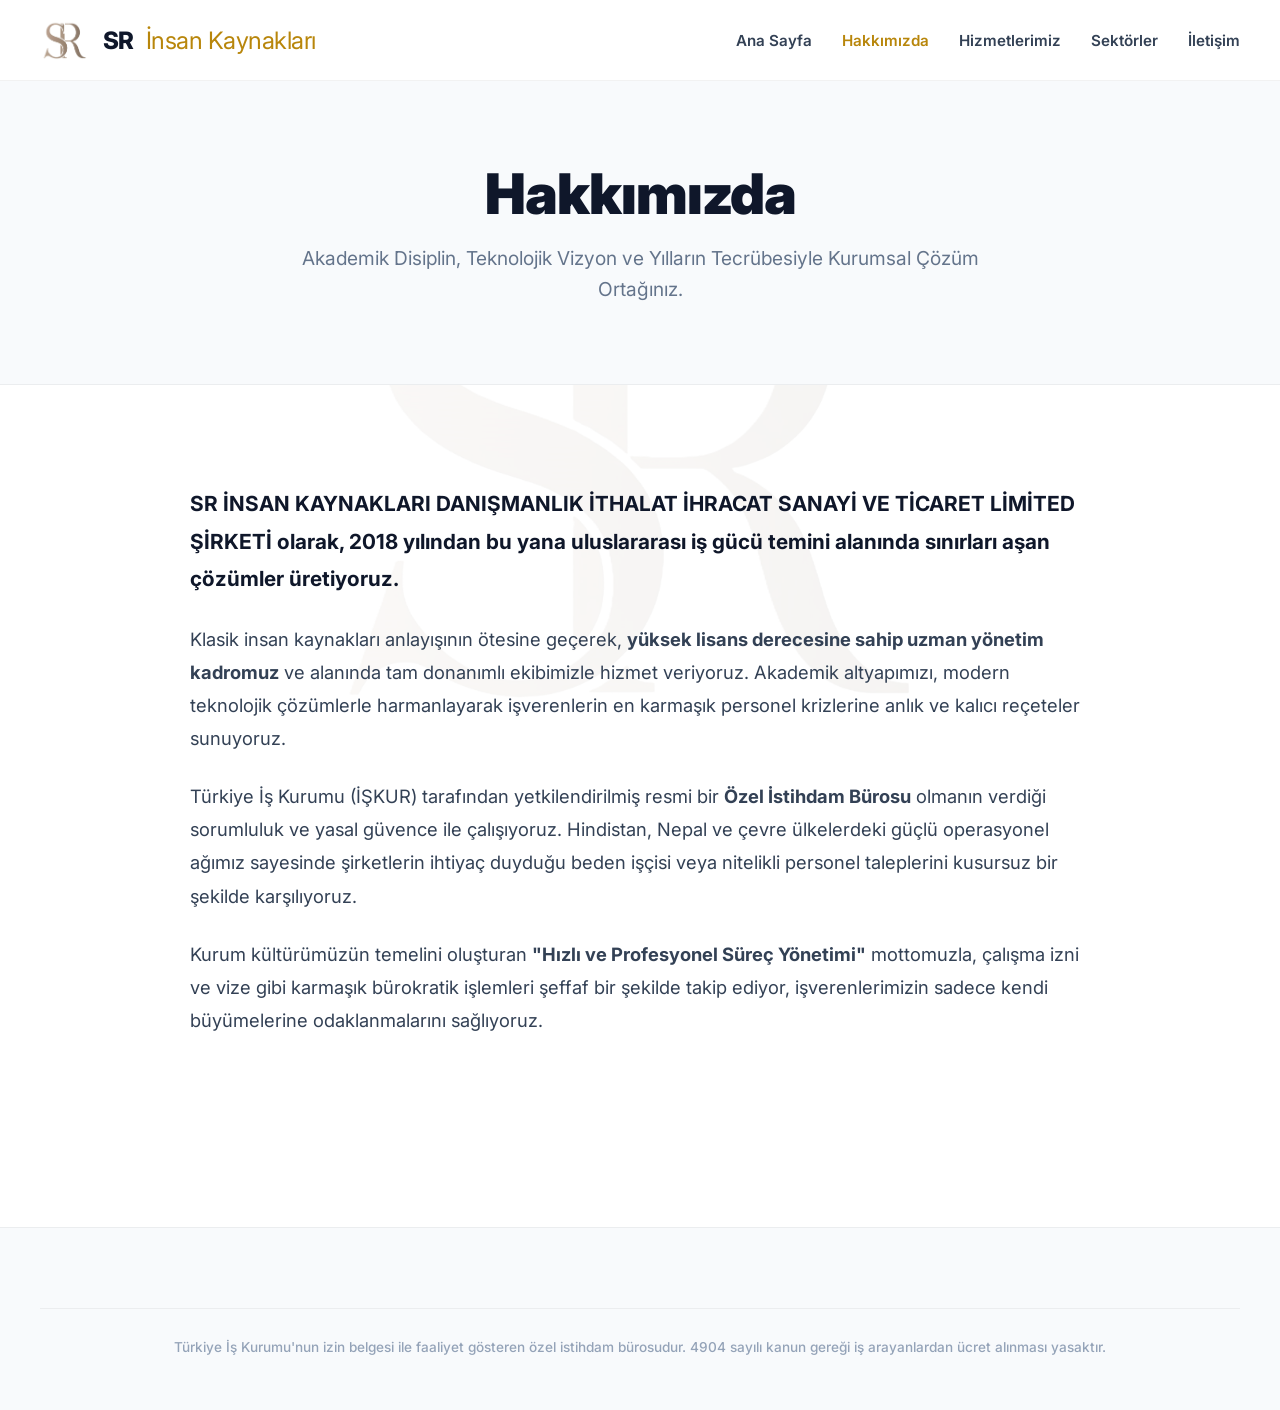
<file: hakkimizda.html>
<!DOCTYPE html>
<html lang="tr">
<head>
    <meta charset="UTF-8">
    <meta name="viewport" content="width=device-width, initial-scale=1.0">
    <title>Hakkımızda | SR İnsan Kaynakları</title>
    <link href="https://fonts.googleapis.com/css2?family=Inter:wght@300;400;500;600;700;800;900&display=swap" rel="stylesheet">
    <link rel="stylesheet" href="https://cdnjs.cloudflare.com/ajax/libs/font-awesome/6.4.0/css/all.min.css">
    <link rel="stylesheet" href="style.css">
    
    <style>
        /* ARKA PLAN TRANSPARAN LOGO (WATERMARK) */
        body::after {
            content: "";
            position: fixed;
            top: 50%;
            left: 50%;
            transform: translate(-50%, -50%);
            width: 60vw;
            height: 60vh;
            background: url('img/bcklogo.png') no-repeat center center;
            background-size: contain;
            opacity: 0.08;
            z-index: -10;
            pointer-events: none;
        }
    </style>
</head>
<body>

    <nav class="navbar">
        <div class="logo">
            <a href="index.html" style="display: flex; align-items: center; gap: 12px;">
                <img src="img/logo.png" alt="SR İnsan Kaynakları Logo" style="height: 40px; object-fit: contain;">
                SR <span>İnsan Kaynakları</span>
            </a>
        </div>
        <ul class="nav-links">
            <li><a href="index.html">Ana Sayfa</a></li>
            <li><a href="hakkimizda.html" class="active">Hakkımızda</a></li>
            <li><a href="hizmetler.html">Hizmetlerimiz</a></li>
            <li><a href="referanslar.html">Sektörler</a></li>
            <li><a href="iletisim.html">İletişim</a></li>
        </ul>
    </nav>

    <header class="page-header">
        <h1>Hakkımızda</h1>
        <p>Akademik Disiplin, Teknolojik Vizyon ve Yılların Tecrübesiyle Kurumsal Çözüm Ortağınız.</p>
    </header>

    <section class="heavy-section container reveal">
        <div style="max-width: 900px; margin: 0 auto; line-height: 1.8; color: var(--text-dark); font-size: 1.15rem;">
            <p style="margin-bottom: 25px; font-size: 1.3rem; color: var(--primary); font-weight: 700;">
                SR İNSAN KAYNAKLARI DANIŞMANLIK İTHALAT İHRACAT SANAYİ VE TİCARET LİMİTED ŞİRKETİ olarak, 2018 yılından bu yana uluslararası iş gücü temini alanında sınırları aşan çözümler üretiyoruz.
            </p>
            
            <p style="margin-bottom: 25px;">
                Klasik insan kaynakları anlayışının ötesine geçerek, <strong>yüksek lisans derecesine sahip uzman yönetim kadromuz</strong> ve alanında tam donanımlı ekibimizle hizmet veriyoruz. Akademik altyapımızı, modern teknolojik çözümlerle harmanlayarak işverenlerin en karmaşık personel krizlerine anlık ve kalıcı reçeteler sunuyoruz.
            </p>

            <p style="margin-bottom: 25px;">
                Türkiye İş Kurumu (İŞKUR) tarafından yetkilendirilmiş resmi bir <strong>Özel İstihdam Bürosu</strong> olmanın verdiği sorumluluk ve yasal güvence ile çalışıyoruz. Hindistan, Nepal ve çevre ülkelerdeki güçlü operasyonel ağımız sayesinde şirketlerin ihtiyaç duyduğu beden işçisi veya nitelikli personel taleplerini kusursuz bir şekilde karşılıyoruz.
            </p>

            <p style="margin-bottom: 40px;">
                Kurum kültürümüzün temelini oluşturan <strong>"Hızlı ve Profesyonel Süreç Yönetimi"</strong> mottomuzla, çalışma izni ve vize gibi karmaşık bürokratik işlemleri şeffaf bir şekilde takip ediyor, işverenlerimizin sadece kendi büyümelerine odaklanmalarını sağlıyoruz.
            </p>
        </div>
    </section>

    <footer>
        <div class="footer-legal">
            <p>Türkiye İş Kurumu'nun izin belgesi ile faaliyet gösteren özel istihdam bürosudur. 4904 sayılı kanun gereği iş arayanlardan ücret alınması yasaktır.</p>
        </div>
    </footer>
    <script src="script.js"></script>
</body>
</html>
</file>
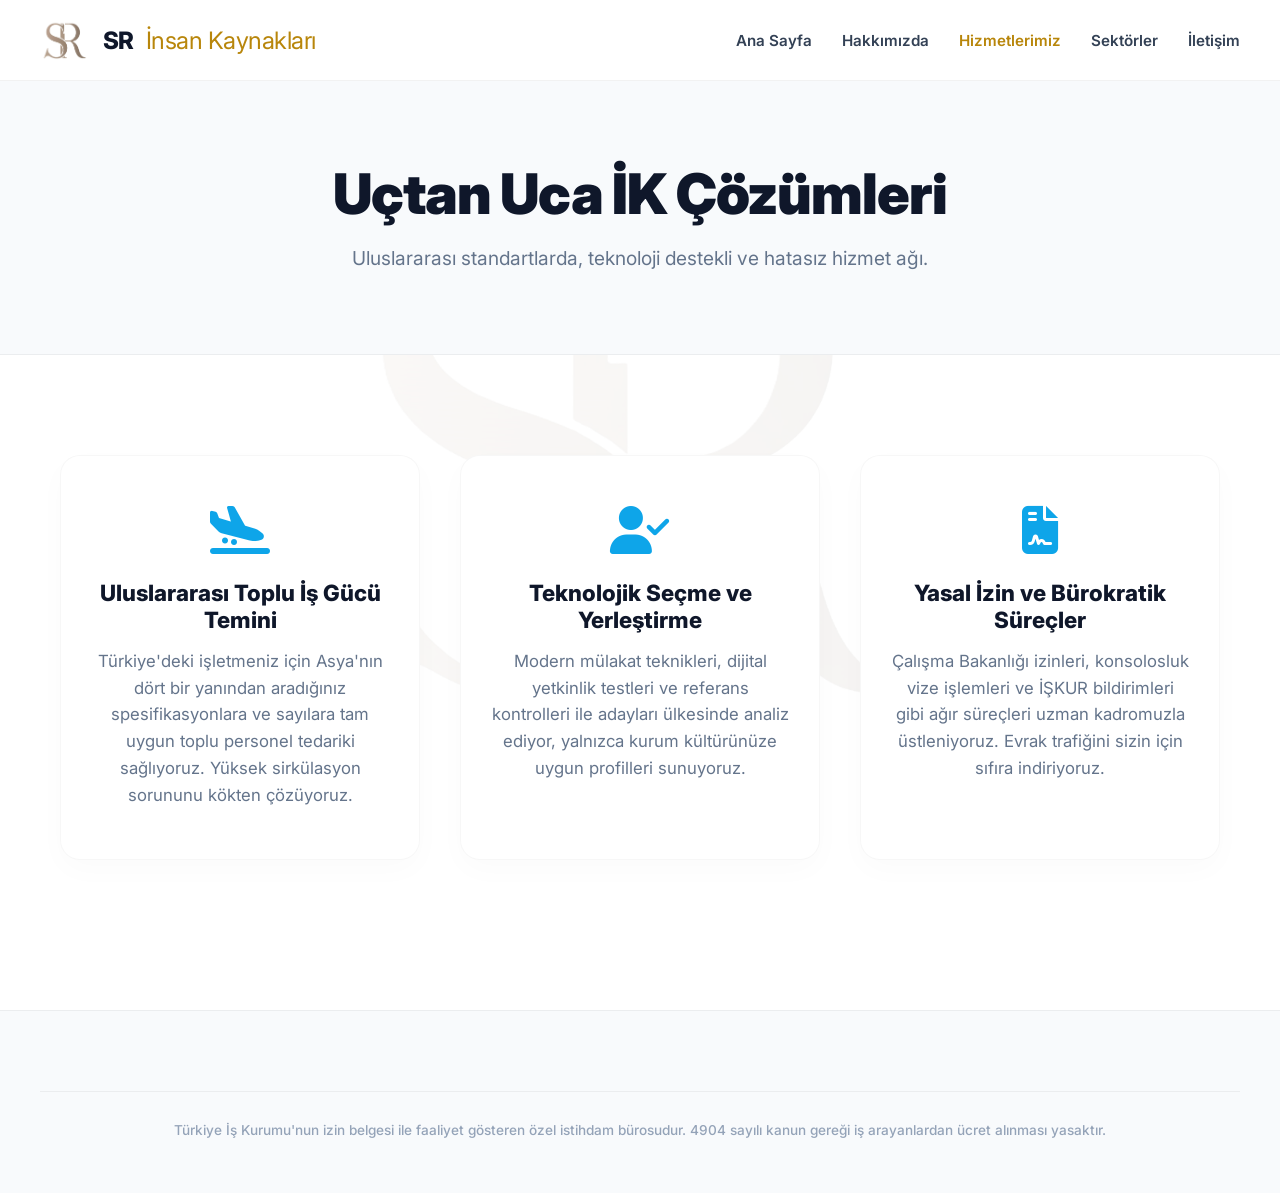
<file: hizmetler.html>
<!DOCTYPE html>
<html lang="tr">
<head>
    <meta charset="UTF-8">
    <meta name="viewport" content="width=device-width, initial-scale=1.0">
    <title>Hizmetlerimiz | SR İnsan Kaynakları</title>
    <link href="https://fonts.googleapis.com/css2?family=Inter:wght@300;400;500;600;700;800;900&display=swap" rel="stylesheet">
    <link rel="stylesheet" href="https://cdnjs.cloudflare.com/ajax/libs/font-awesome/6.4.0/css/all.min.css">
    <link rel="stylesheet" href="style.css">
    
    <style>
        /* ARKA PLAN TRANSPARAN LOGO (WATERMARK) */
        body::after {
            content: "";
            position: fixed;
            top: 50%;
            left: 50%;
            transform: translate(-50%, -50%);
            width: 60vw;
            height: 60vh;
            background: url('img/bcklogo.png') no-repeat center center;
            background-size: contain;
            opacity: 0.08;
            z-index: -10;
            pointer-events: none;
        }
    </style>
</head>
<body>

    <nav class="navbar">
        <div class="logo">
            <a href="index.html" style="display: flex; align-items: center; gap: 12px;">
                <img src="img/logo.png" alt="SR İnsan Kaynakları Logo" style="height: 40px; object-fit: contain;">
                SR <span>İnsan Kaynakları</span>
            </a>
        </div>
        <ul class="nav-links">
            <li><a href="index.html">Ana Sayfa</a></li>
            <li><a href="hakkimizda.html">Hakkımızda</a></li>
            <li><a href="hizmetler.html" class="active">Hizmetlerimiz</a></li>
            <li><a href="referanslar.html">Sektörler</a></li>
            <li><a href="iletisim.html">İletişim</a></li>
        </ul>
    </nav>

    <header class="page-header">
        <h1>Uçtan Uca İK Çözümleri</h1>
        <p>Uluslararası standartlarda, teknoloji destekli ve hatasız hizmet ağı.</p>
    </header>

    <section class="heavy-section container reveal">
        <div class="grid-3">
            <div class="card">
                <i class="fa-solid fa-plane-arrival"></i>
                <h3>Uluslararası Toplu İş Gücü Temini</h3>
                <p>Türkiye'deki işletmeniz için Asya'nın dört bir yanından aradığınız spesifikasyonlara ve sayılara tam uygun toplu personel tedariki sağlıyoruz. Yüksek sirkülasyon sorununu kökten çözüyoruz.</p>
            </div>
            <div class="card">
                <i class="fa-solid fa-user-check"></i>
                <h3>Teknolojik Seçme ve Yerleştirme</h3>
                <p>Modern mülakat teknikleri, dijital yetkinlik testleri ve referans kontrolleri ile adayları ülkesinde analiz ediyor, yalnızca kurum kültürünüze uygun profilleri sunuyoruz.</p>
            </div>
            <div class="card">
                <i class="fa-solid fa-file-contract"></i>
                <h3>Yasal İzin ve Bürokratik Süreçler</h3>
                <p>Çalışma Bakanlığı izinleri, konsolosluk vize işlemleri ve İŞKUR bildirimleri gibi ağır süreçleri uzman kadromuzla üstleniyoruz. Evrak trafiğini sizin için sıfıra indiriyoruz.</p>
            </div>
        </div>
    </section>

    <footer>
        <div class="footer-legal">
            <p>Türkiye İş Kurumu'nun izin belgesi ile faaliyet gösteren özel istihdam bürosudur. 4904 sayılı kanun gereği iş arayanlardan ücret alınması yasaktır.</p>
        </div>
    </footer>
    <script src="script.js"></script>
</body>
</html>
</file>
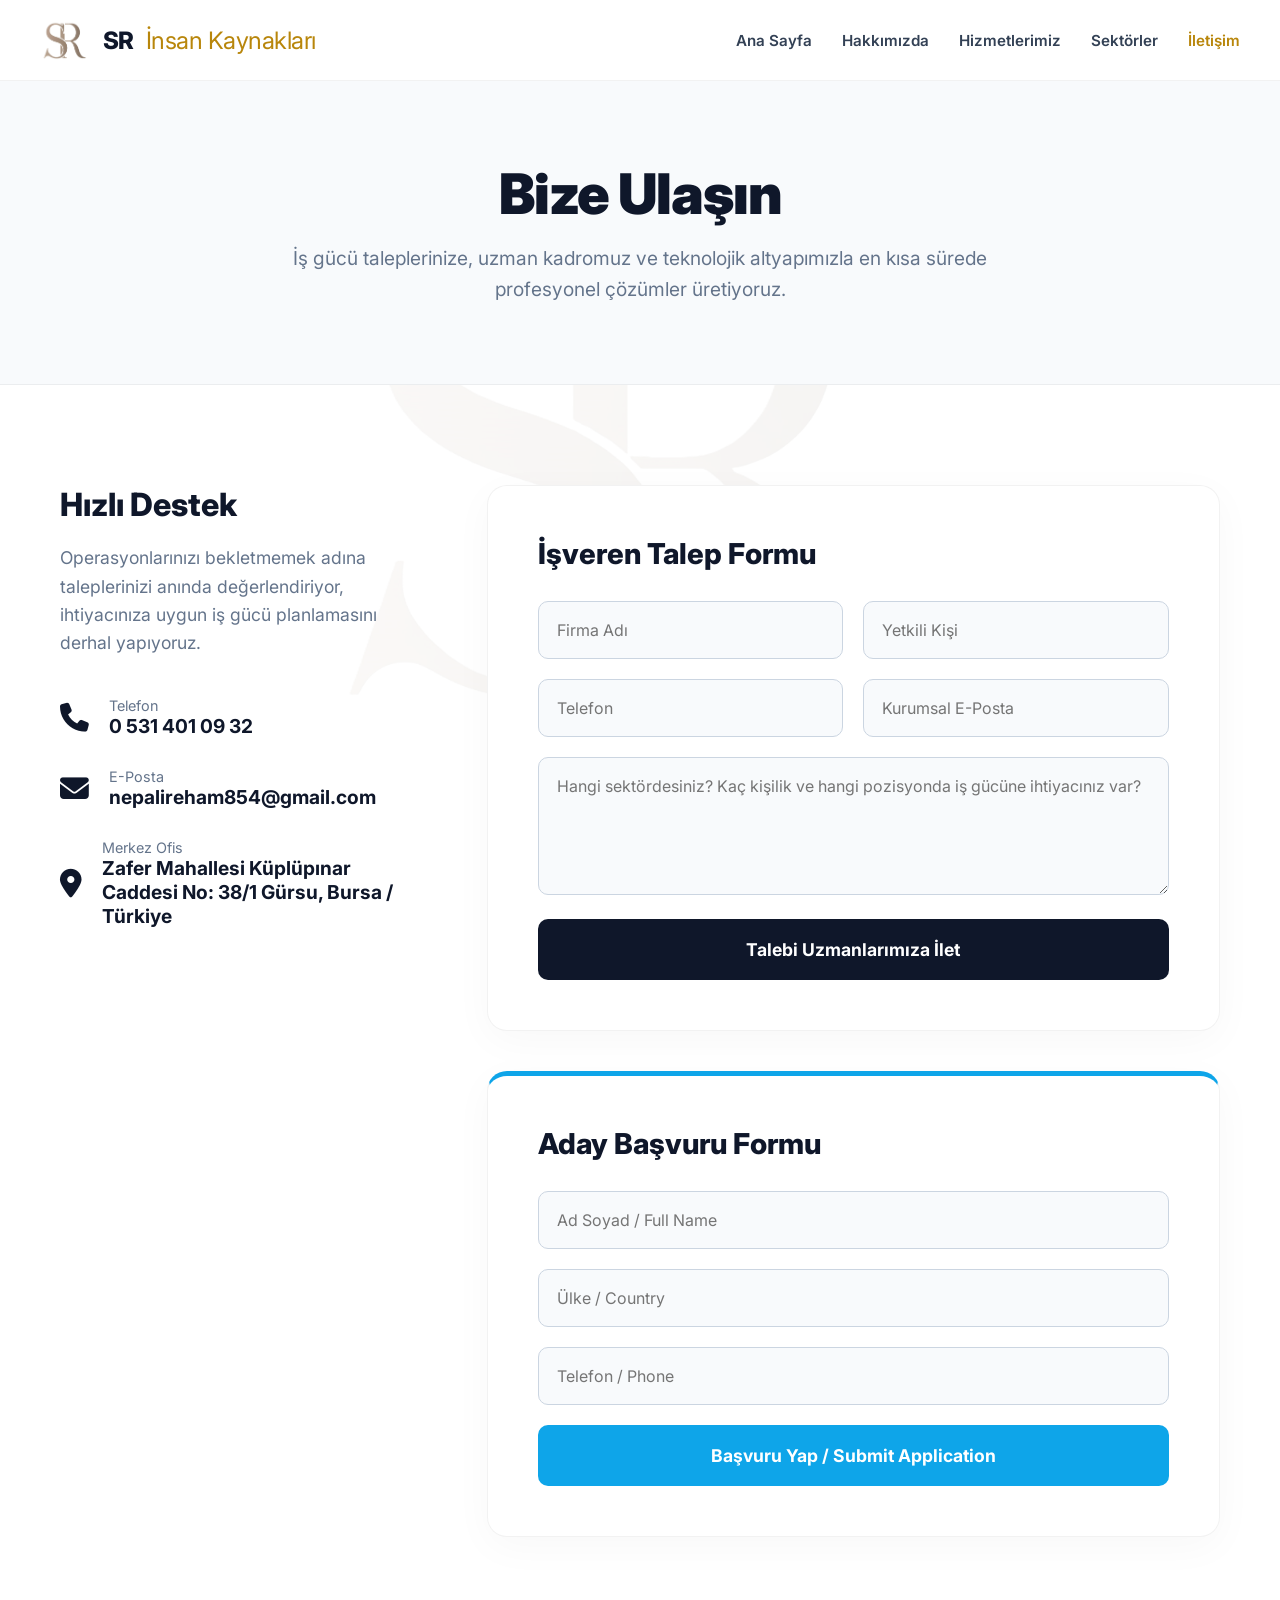
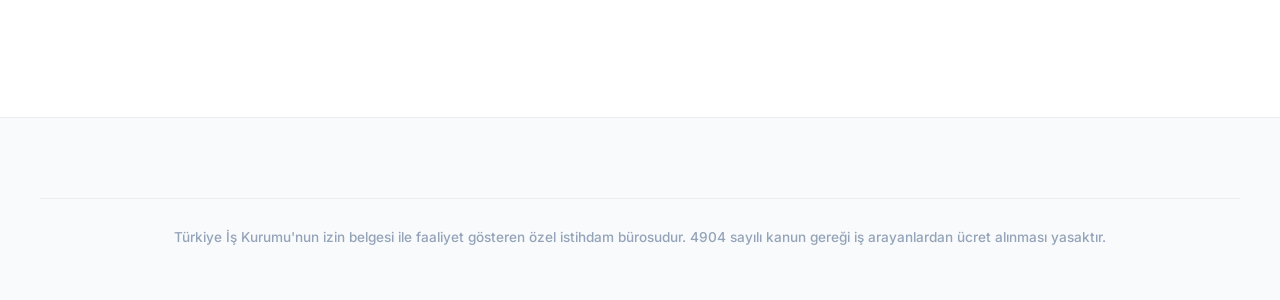
<file: iletisim.html>
<!DOCTYPE html>
<html lang="tr">
<head>
    <meta charset="UTF-8">
    <meta name="viewport" content="width=device-width, initial-scale=1.0">
    <title>İletişim | SR İnsan Kaynakları</title>
    <link href="https://fonts.googleapis.com/css2?family=Inter:wght@300;400;500;600;700;800;900&display=swap" rel="stylesheet">
    <link rel="stylesheet" href="https://cdnjs.cloudflare.com/ajax/libs/font-awesome/6.4.0/css/all.min.css">
    <link rel="stylesheet" href="style.css">
    
    <style>
        /* ARKA PLAN TRANSPARAN LOGO (WATERMARK) */
        body::after {
            content: "";
            position: fixed;
            top: 50%;
            left: 50%;
            transform: translate(-50%, -50%);
            width: 60vw;
            height: 60vh;
            background: url('img/bcklogo.png') no-repeat center center;
            background-size: contain;
            opacity: 0.08;
            z-index: -10;
            pointer-events: none;
        }
    </style>
</head>
<body>

    <nav class="navbar">
        <div class="logo">
            <a href="index.html" style="display: flex; align-items: center; gap: 12px;">
                <img src="img/logo.png" alt="SR İnsan Kaynakları Logo" style="height: 40px; object-fit: contain;">
                SR <span>İnsan Kaynakları</span>
            </a>
        </div>
        <ul class="nav-links">
            <li><a href="index.html">Ana Sayfa</a></li>
            <li><a href="hakkimizda.html">Hakkımızda</a></li>
            <li><a href="hizmetler.html">Hizmetlerimiz</a></li>
            <li><a href="referanslar.html">Sektörler</a></li>
            <li><a href="iletisim.html" class="active">İletişim</a></li>
        </ul>
    </nav>

    <header class="page-header">
        <h1>Bize Ulaşın</h1>
        <p>İş gücü taleplerinize, uzman kadromuz ve teknolojik altyapımızla en kısa sürede profesyonel çözümler üretiyoruz.</p>
    </header>

    <section class="heavy-section container reveal">
        <div style="display: grid; grid-template-columns: 1fr 2fr; gap: 60px;">
            
            <div>
                <h2 style="font-size: 2rem; margin-bottom: 20px; color: var(--primary); font-weight: 800;">Hızlı Destek</h2>
                <p style="color: var(--text-light); margin-bottom: 40px; line-height: 1.6; font-size: 1.1rem;">Operasyonlarınızı bekletmemek adına taleplerinizi anında değerlendiriyor, ihtiyacınıza uygun iş gücü planlamasını derhal yapıyoruz.</p>
                
                <div style="margin-bottom: 30px; display: flex; align-items: center; gap: 20px;">
                    <i class="fa-solid fa-phone" style="color: var(--primary); font-size: 1.8rem;"></i>
                    <div>
                        <span style="display: block; font-size: 0.9rem; color: var(--text-light);">Telefon</span>
                        <strong style="font-size: 1.2rem; color: var(--primary);">0 531 401 09 32</strong>
                    </div>
                </div>
                
                <div style="margin-bottom: 30px; display: flex; align-items: center; gap: 20px;">
                    <i class="fa-solid fa-envelope" style="color: var(--primary); font-size: 1.8rem;"></i>
                    <div>
                        <span style="display: block; font-size: 0.9rem; color: var(--text-light);">E-Posta</span>
                        <strong style="font-size: 1.2rem; color: var(--primary);">nepalireham854@gmail.com</strong>
                    </div>
                </div>
                
                <div style="margin-bottom: 30px; display: flex; align-items: center; gap: 20px;">
                    <i class="fa-solid fa-location-dot" style="color: var(--primary); font-size: 1.8rem;"></i>
                    <div>
                        <span style="display: block; font-size: 0.9rem; color: var(--text-light);">Merkez Ofis</span>
                        <strong style="font-size: 1.2rem; color: var(--primary);">Zafer Mahallesi Küplüpınar Caddesi No: 38/1 Gürsu, Bursa / Türkiye</strong>
                    </div>
                </div>
            </div>

            <div>
                <div class="form-box">
                    <h3 style="font-size: 1.8rem; color: var(--primary); margin-bottom: 30px; font-weight: 800;">İşveren Talep Formu</h3>
                    <form>
                        <div style="display: grid; grid-template-columns: 1fr 1fr; gap: 20px;">
                            <div class="form-group"><input type="text" placeholder="Firma Adı" required></div>
                            <div class="form-group"><input type="text" placeholder="Yetkili Kişi" required></div>
                        </div>
                        <div style="display: grid; grid-template-columns: 1fr 1fr; gap: 20px;">
                            <div class="form-group"><input type="tel" placeholder="Telefon" required></div>
                            <div class="form-group"><input type="email" placeholder="Kurumsal E-Posta" required></div>
                        </div>
                        <div class="form-group"><textarea placeholder="Hangi sektördesiniz? Kaç kişilik ve hangi pozisyonda iş gücüne ihtiyacınız var?" rows="5" required></textarea></div>
                        <button class="submit-btn">Talebi Uzmanlarımıza İlet</button>
                    </form>
                </div>

                <div class="form-box" id="aday" style="margin-top: 40px; border-top: 5px solid var(--accent-turq);">
                    <h3 style="font-size: 1.8rem; color: var(--primary); margin-bottom: 30px; font-weight: 800;">Aday Başvuru Formu</h3>
                    <form>
                        <div class="form-group"><input type="text" placeholder="Ad Soyad / Full Name" required></div>
                        <div class="form-group"><input type="text" placeholder="Ülke / Country" required></div>
                        <div class="form-group"><input type="tel" placeholder="Telefon / Phone" required></div>
                        <button class="submit-btn" style="background: var(--accent-turq);">Başvuru Yap / Submit Application</button>
                    </form>
                </div>
            </div>
        </div>
    </section>

    <footer>
        <div class="footer-legal">
            <p>Türkiye İş Kurumu'nun izin belgesi ile faaliyet gösteren özel istihdam bürosudur. 4904 sayılı kanun gereği iş arayanlardan ücret alınması yasaktır.</p>
        </div>
    </footer>
    <script src="script.js"></script>
</body>
</html>
</file>
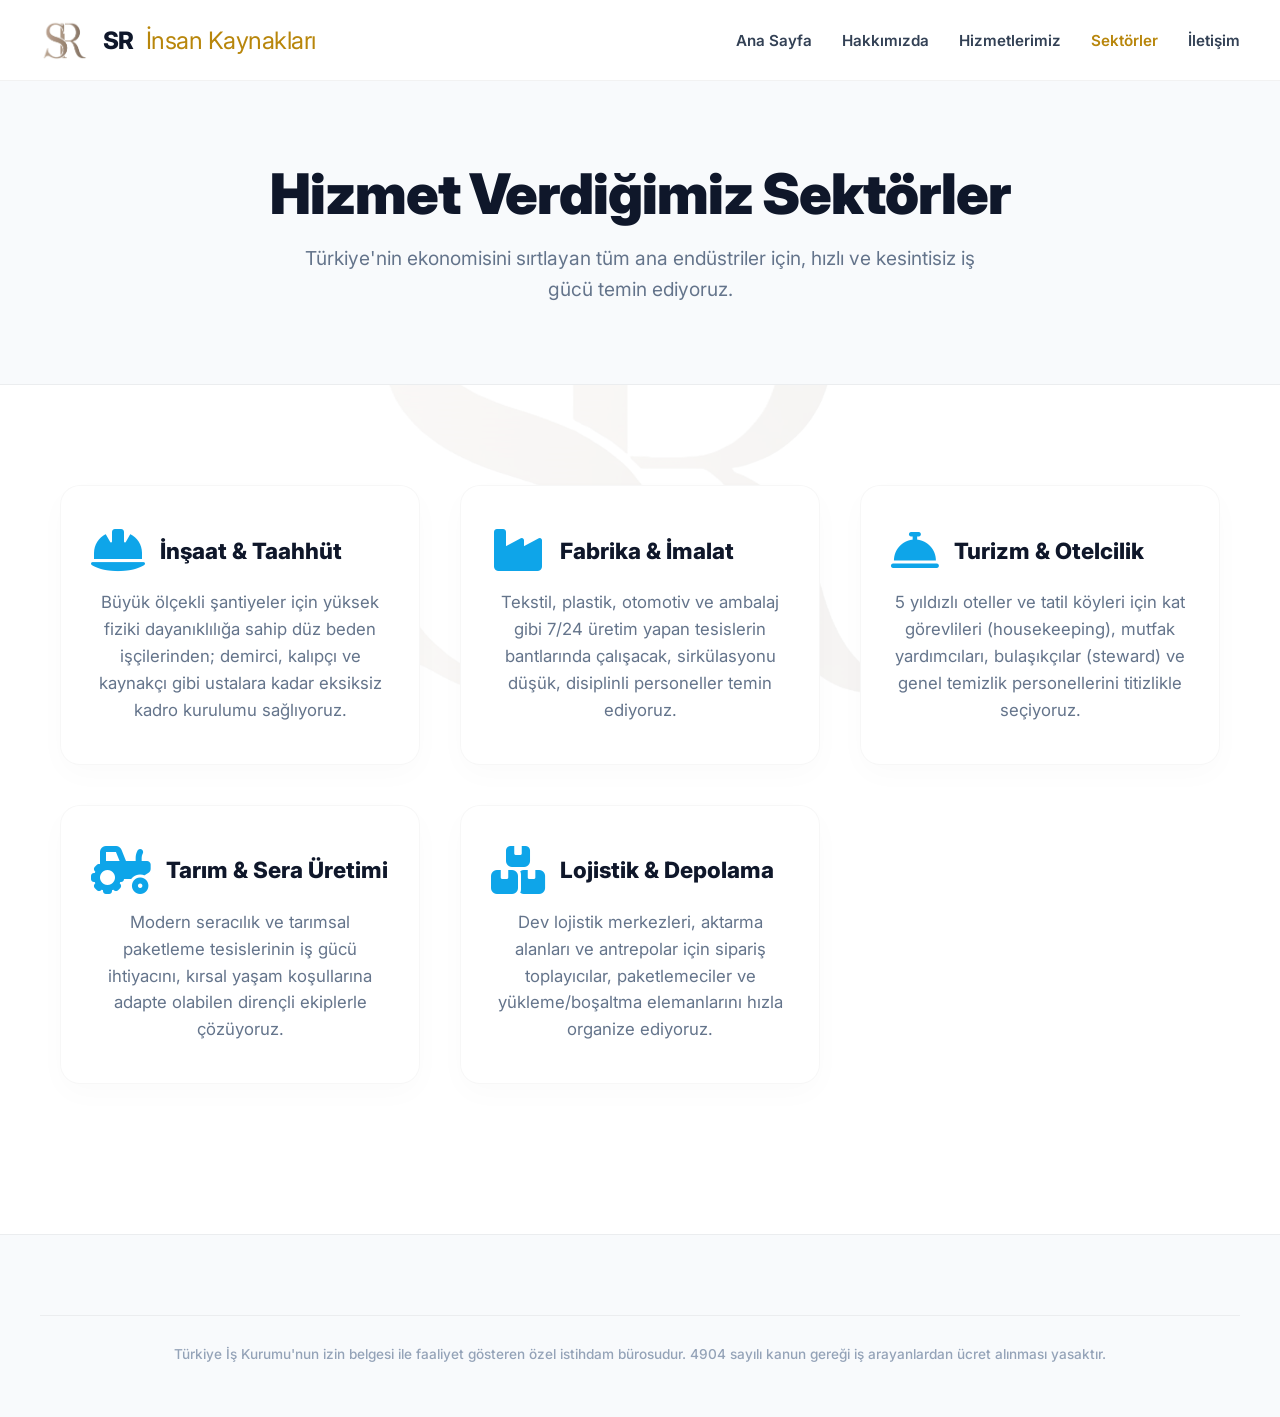
<file: referanslar.html>
<!DOCTYPE html>
<html lang="tr">
<head>
    <meta charset="UTF-8">
    <meta name="viewport" content="width=device-width, initial-scale=1.0">
    <title>Sektörler | SR İnsan Kaynakları</title>
    <link href="https://fonts.googleapis.com/css2?family=Inter:wght@300;400;500;600;700;800;900&display=swap" rel="stylesheet">
    <link rel="stylesheet" href="https://cdnjs.cloudflare.com/ajax/libs/font-awesome/6.4.0/css/all.min.css">
    <link rel="stylesheet" href="style.css">

    <style>
        /* ARKA PLAN TRANSPARAN LOGO (WATERMARK) */
        body::after {
            content: "";
            position: fixed;
            top: 50%;
            left: 50%;
            transform: translate(-50%, -50%);
            width: 60vw;
            height: 60vh;
            background: url('img/bcklogo.png') no-repeat center center;
            background-size: contain;
            opacity: 0.08;
            z-index: -10;
            pointer-events: none;
        }
    </style>
</head>
<body>

    <nav class="navbar">
        <div class="logo">
            <a href="index.html" style="display: flex; align-items: center; gap: 12px;">
                <img src="img/logo.png" alt="SR İnsan Kaynakları Logo" style="height: 40px; object-fit: contain;">
                SR <span>İnsan Kaynakları</span>
            </a>
        </div>
        <ul class="nav-links">
            <li><a href="index.html">Ana Sayfa</a></li>
            <li><a href="hakkimizda.html">Hakkımızda</a></li>
            <li><a href="hizmetler.html">Hizmetlerimiz</a></li>
            <li><a href="referanslar.html" class="active">Sektörler</a></li>
            <li><a href="iletisim.html">İletişim</a></li>
        </ul>
    </nav>

    <header class="page-header">
        <h1>Hizmet Verdiğimiz Sektörler</h1>
        <p>Türkiye'nin ekonomisini sırtlayan tüm ana endüstriler için, hızlı ve kesintisiz iş gücü temin ediyoruz.</p>
    </header>

    <section class="heavy-section container reveal">
        <div class="grid-3" style="text-align: left;">
            <div class="card" style="padding: 40px 30px;">
                <h3 style="display: flex; align-items: center; gap: 15px;"><i class="fa-solid fa-helmet-safety" style="margin: 0;"></i> İnşaat & Taahhüt</h3>
                <p style="margin-top: 15px;">Büyük ölçekli şantiyeler için yüksek fiziki dayanıklılığa sahip düz beden işçilerinden; demirci, kalıpçı ve kaynakçı gibi ustalara kadar eksiksiz kadro kurulumu sağlıyoruz.</p>
            </div>
            
            <div class="card" style="padding: 40px 30px;">
                <h3 style="display: flex; align-items: center; gap: 15px;"><i class="fa-solid fa-industry" style="margin: 0;"></i> Fabrika & İmalat</h3>
                <p style="margin-top: 15px;">Tekstil, plastik, otomotiv ve ambalaj gibi 7/24 üretim yapan tesislerin bantlarında çalışacak, sirkülasyonu düşük, disiplinli personeller temin ediyoruz.</p>
            </div>
            
            <div class="card" style="padding: 40px 30px;">
                <h3 style="display: flex; align-items: center; gap: 15px;"><i class="fa-solid fa-bell-concierge" style="margin: 0;"></i> Turizm & Otelcilik</h3>
                <p style="margin-top: 15px;">5 yıldızlı oteller ve tatil köyleri için kat görevlileri (housekeeping), mutfak yardımcıları, bulaşıkçılar (steward) ve genel temizlik personellerini titizlikle seçiyoruz.</p>
            </div>

            <div class="card" style="padding: 40px 30px;">
                <h3 style="display: flex; align-items: center; gap: 15px;"><i class="fa-solid fa-tractor" style="margin: 0;"></i> Tarım & Sera Üretimi</h3>
                <p style="margin-top: 15px;">Modern seracılık ve tarımsal paketleme tesislerinin iş gücü ihtiyacını, kırsal yaşam koşullarına adapte olabilen dirençli ekiplerle çözüyoruz.</p>
            </div>

            <div class="card" style="padding: 40px 30px;">
                <h3 style="display: flex; align-items: center; gap: 15px;"><i class="fa-solid fa-boxes-stacked" style="margin: 0;"></i> Lojistik & Depolama</h3>
                <p style="margin-top: 15px;">Dev lojistik merkezleri, aktarma alanları ve antrepolar için sipariş toplayıcılar, paketlemeciler ve yükleme/boşaltma elemanlarını hızla organize ediyoruz.</p>
            </div>
        </div>
    </section>

    <footer>
        <div class="footer-legal">
            <p>Türkiye İş Kurumu'nun izin belgesi ile faaliyet gösteren özel istihdam bürosudur. 4904 sayılı kanun gereği iş arayanlardan ücret alınması yasaktır.</p>
        </div>
    </footer>
    <script src="script.js"></script>
</body>
</html>
</file>
<file: style.css>
:root {
    --primary: #0f172a; /* Çok koyu, asil bir lacivert/siyah */
    --primary-light: #1e293b;
    --bg-color: #ffffff; /* Ana arka plan bembeyaz */
    --secondary-bg: #f8fafc; /* Bölümler arası geçiş için çok hafif gri */
    --accent-gold: #b8860b; /* Beyazda okunabilen tok bir altın sarısı */
    --accent-turq: #0ea5e9; /* Beyaza yakışan profesyonel bir mavi/turkuaz */
    --text-dark: #334155;
    --text-light: #64748b;
}

* {
    margin: 0;
    padding: 0;
    box-sizing: border-box;
    font-family: 'Inter', -apple-system, BlinkMacSystemFont, sans-serif;
}

body {
    background-color: var(--bg-color);
    color: var(--text-dark);
    overflow-x: hidden;
    -webkit-font-smoothing: antialiased;
}

/* --- NAVBAR (ÜST MENÜ) - BEYAZ TEMA --- */
.navbar {
    position: fixed;
    top: 0;
    width: 100%;
    padding: 20px 40px;
    display: flex;
    justify-content: space-between;
    align-items: center;
    z-index: 1000;
    transition: all 0.4s ease;
    background: rgba(255, 255, 255, 0.9);
    backdrop-filter: blur(15px);
    border-bottom: 1px solid rgba(0,0,0,0.05);
}

.navbar.scrolled {
    padding: 15px 40px;
    box-shadow: 0 10px 30px rgba(0, 0, 0, 0.05);
    background: rgba(255, 255, 255, 0.98);
}

.logo a {
    display: flex;
    align-items: center;
    gap: 12px;
    color: var(--primary);
    text-decoration: none;
    font-size: 1.5rem;
    font-weight: 800;
    letter-spacing: -0.5px;
}
.logo img {
    height: 40px;
    width: auto;
    object-fit: contain;
}
.logo span {
    color: var(--accent-gold);
    font-weight: 400;
}

.nav-links {
    display: flex;
    gap: 30px;
    list-style: none;
}
.nav-links a {
    color: var(--text-dark);
    text-decoration: none;
    font-size: 0.95rem;
    font-weight: 600;
    transition: color 0.3s ease;
}
.nav-links a:hover, .nav-links a.active {
    color: var(--accent-gold);
}

/* --- SCROLL ANİMASYONLARI --- */
.reveal {
    opacity: 0;
    transform: translateY(40px);
    transition: all 1s cubic-bezier(0.25, 0.46, 0.45, 0.94);
}
.reveal.active {
    opacity: 1;
    transform: translateY(0);
}

/* --- HERO BÖLÜMÜ (Buzlu Beyaz Cam Efekti) --- */
.hero {
    position: relative;
    height: 100vh;
    width: 100%;
    display: flex;
    align-items: center;
    justify-content: center;
    text-align: center;
    overflow: hidden;
}
.hero-video {
    position: absolute;
    top: 50%; left: 50%; min-width: 100%; min-height: 100%; width: auto; height: auto;
    transform: translate(-50%, -50%); z-index: -2; object-fit: cover;
}
.hero-overlay {
    position: absolute; top: 0; left: 0; width: 100%; height: 100%;
    background: rgba(255, 255, 255, 0.85); /* Beyaz buzlu cam */
    backdrop-filter: blur(8px);
    z-index: -1;
}
.hero-content {
    z-index: 1;
    color: var(--primary);
    max-width: 900px;
    padding: 0 20px;
}
.hero h1 {
    font-size: clamp(2.5rem, 5vw, 4.5rem);
    font-weight: 900;
    line-height: 1.1;
    margin-bottom: 25px;
    letter-spacing: -1px;
}
.hero p {
    font-size: clamp(1.1rem, 2vw, 1.4rem);
    font-weight: 400;
    margin-bottom: 40px;
    color: var(--text-dark);
    line-height: 1.7;
}

/* BUTONLAR */
.btn-group { display: flex; gap: 20px; justify-content: center; flex-wrap: wrap; }
.btn {
    padding: 18px 40px; font-size: 1.1rem; font-weight: 600;
    border-radius: 30px; text-decoration: none; transition: all 0.3s ease; cursor: pointer;
}
.btn-primary { background-color: var(--primary); color: white; box-shadow: 0 10px 30px rgba(15, 23, 42, 0.2); }
.btn-primary:hover { background-color: var(--accent-gold); color: white; transform: translateY(-3px); box-shadow: 0 10px 30px rgba(184, 134, 11, 0.3); }
.btn-outline { background-color: transparent; color: var(--primary); border: 2px solid var(--primary); }
.btn-outline:hover { background-color: var(--primary); color: white; transform: translateY(-3px); }

/* --- GÜVEN ŞERİDİ --- */
.trust-bar {
    background: white; border-bottom: 1px solid rgba(0,0,0,0.05); padding: 25px 0; position: relative; z-index: 10;
}
.trust-container {
    max-width: 1200px; margin: 0 auto; display: flex; justify-content: space-between; align-items: center; flex-wrap: wrap; padding: 0 20px; gap: 20px;
}
.trust-item { display: flex; align-items: center; gap: 10px; font-size: 0.95rem; font-weight: 700; color: var(--primary); }
.trust-item i { color: var(--accent-gold); font-size: 1.3rem; }
.legal-notice { width: 100%; text-align: center; font-size: 0.85rem; color: #dc2626; font-weight: 600; padding-top: 15px; border-top: 1px solid #f1f5f9; margin-top: 10px; }

/* --- ALT SAYFA HEADER --- */
.page-header { background: var(--secondary-bg); padding: 160px 20px 80px; text-align: center; color: var(--primary); border-bottom: 1px solid rgba(0,0,0,0.05); }
.page-header h1 { font-size: 3.5rem; margin-bottom: 15px; font-weight: 900; letter-spacing: -1px; }
.page-header p { color: var(--text-light); font-size: 1.2rem; max-width: 700px; margin: 0 auto; line-height: 1.6; }

/* --- GENEL BÖLÜMLER --- */
.heavy-section { padding: 100px 20px; }
.bg-light { background-color: var(--secondary-bg); }
.container { max-width: 1200px; margin: 0 auto; }

.section-header-left { text-align: left; max-width: 800px; margin-bottom: 60px; }
.section-header-left h2 { font-size: 3rem; font-weight: 800; color: var(--primary); line-height: 1.2; margin-bottom: 20px; letter-spacing: -1px; }
.section-header-left p { font-size: 1.2rem; color: var(--text-light); line-height: 1.8; }

.feature-box { display: flex; gap: 20px; margin-bottom: 40px; }
.feature-box i { font-size: 2.5rem; color: var(--accent-gold); flex-shrink: 0; }
.feature-box h4 { font-size: 1.3rem; color: var(--primary); margin-bottom: 10px; font-weight: 800; }
.feature-box p { color: var(--text-light); line-height: 1.6; }

.grid-3 { display: grid; grid-template-columns: repeat(auto-fit, minmax(300px, 1fr)); gap: 40px; }
.card { background: white; padding: 50px 30px; border-radius: 20px; text-align: center; transition: all 0.4s ease; border: 1px solid rgba(0,0,0,0.03); box-shadow: 0 10px 30px rgba(0,0,0,0.02); }
.card:hover { transform: translateY(-10px); box-shadow: 0 20px 40px rgba(0,0,0,0.08); }
.card i { font-size: 3rem; color: var(--accent-turq); margin-bottom: 25px; }
.card h3 { font-size: 1.4rem; margin-bottom: 15px; color: var(--primary); font-weight: 800; }
.card p { color: var(--text-light); line-height: 1.6; font-size: 1.05rem; }

/* --- FORMLAR --- */
.form-box { background: white; padding: 50px; border-radius: 20px; margin-bottom: 30px; box-shadow: 0 10px 40px rgba(0,0,0,0.03); border: 1px solid rgba(0,0,0,0.05); }
.form-group { margin-bottom: 20px; }
.form-group input, .form-group select, .form-group textarea { width: 100%; padding: 18px; border: 1px solid #cbd5e1; border-radius: 10px; font-size: 1rem; outline: none; transition: border-color 0.3s ease; background: #f8fafc; color: var(--primary); }
.form-group input:focus, .form-group select:focus, .form-group textarea:focus { border-color: var(--primary); background: white; }
.submit-btn { width: 100%; padding: 20px; background: var(--primary); color: white; border: none; border-radius: 10px; font-size: 1.1rem; font-weight: 700; cursor: pointer; transition: background 0.3s ease; }
.submit-btn:hover { background: var(--accent-gold); }

/* --- FOOTER (Açık Gri Tema) --- */
footer { background: var(--secondary-bg); color: var(--text-dark); padding: 80px 20px 40px; margin-top: 50px; border-top: 1px solid rgba(0,0,0,0.05); }
.footer-grid { display: grid; grid-template-columns: repeat(auto-fit, minmax(250px, 1fr)); gap: 50px; max-width: 1200px; margin: 0 auto; margin-bottom: 50px; }
.footer-col h4 { font-size: 1.2rem; margin-bottom: 20px; color: var(--primary); font-weight: 800; }
.footer-col p, .footer-col a { color: var(--text-light); margin-bottom: 10px; display: block; text-decoration: none; line-height: 1.6; font-weight: 500; }
.footer-col a:hover { color: var(--accent-gold); }
.footer-legal { border-top: 1px solid rgba(0,0,0,0.05); padding-top: 30px; text-align: center; max-width: 1200px; margin: 0 auto; }
.footer-legal p { color: #94a3b8; font-weight: 500; font-size: 0.85rem; margin-bottom: 15px; }
</file>
